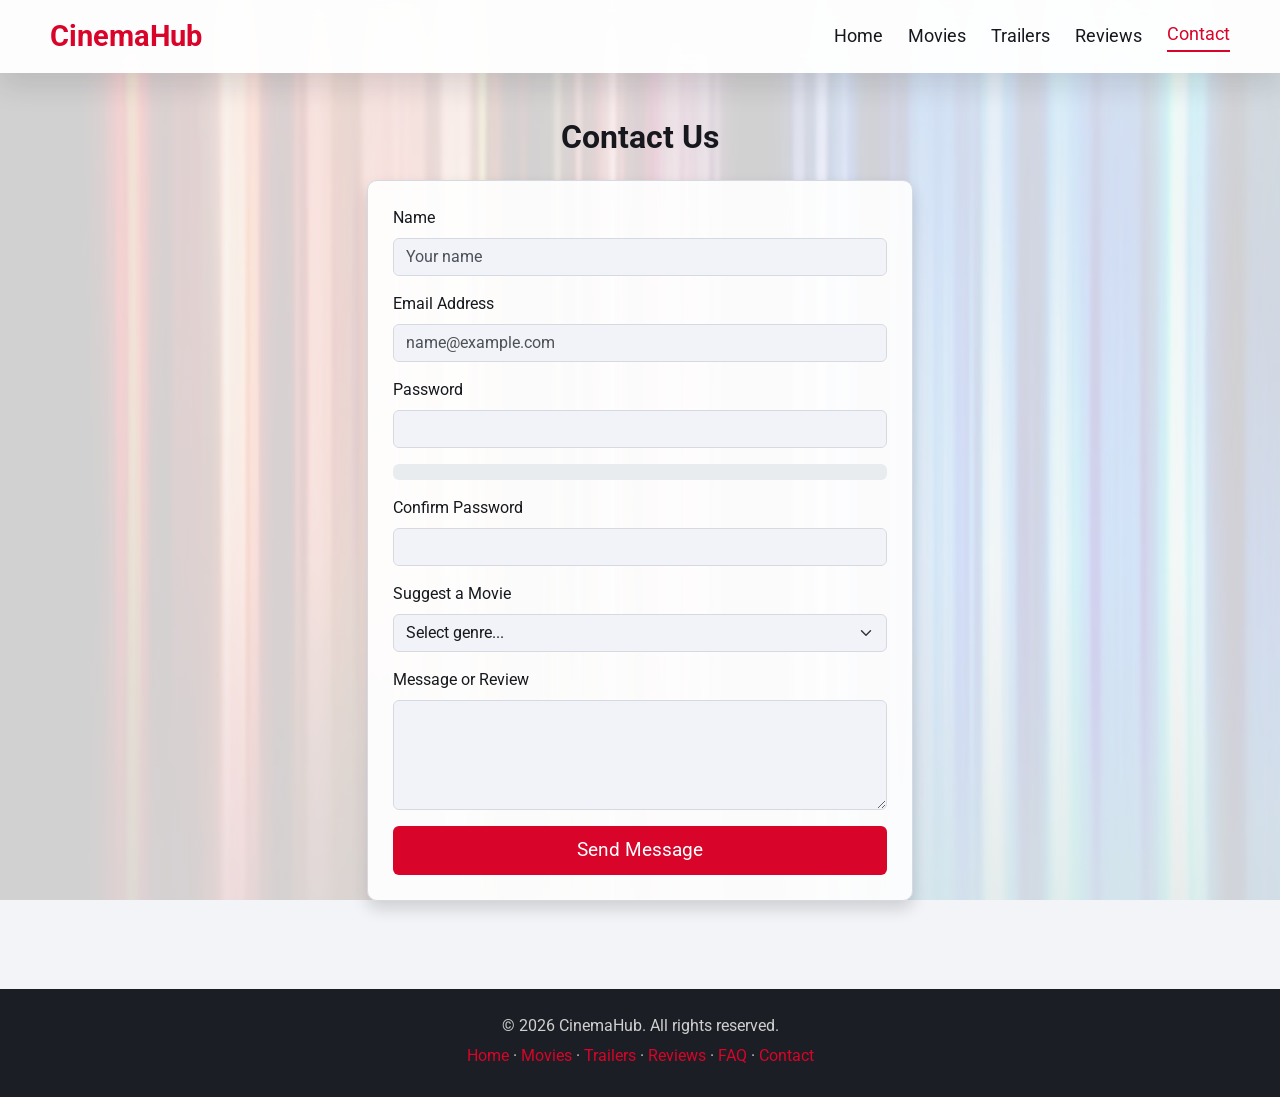
<file: contact.html>
<!DOCTYPE html>
<html lang="en">
<head>
    <meta charset="UTF-8">
    <meta name="viewport" content="width=device-width, initial-scale=1.0">
    <meta name="description" content="CinemaHub - contact and feedback form with validation and a password strength indicator.">
    <title>CinemaHub - Contact</title>
    <meta name="version" content="3">

    <link rel="stylesheet" href="vendor/bootstrap/bootstrap.min.css?v=3">
    <link href="https://fonts.googleapis.com/css2?family=Roboto:wght@400;700&display=swap" rel="stylesheet">
    <link rel="stylesheet" href="css/style.css?v=3">

    <script src="js/theme.js?v=3"></script>
</head>

<body>
    <header class="header">
        <div class="logo">CinemaHub</div>

        <nav class="nav-menu" aria-label="Main navigation">
            <a href="index.html">Home</a>
            <a href="movies.html">Movies</a>
            <a href="trailers.html">Trailers</a>
            <a href="reviews.html">Reviews</a>
            <a href="contact.html">Contact</a>
        </nav>

            </header>

    <main>
        <section class="container mt-5 mb-5">
            <h2 class="section-title text-center">Contact Us</h2>

            <div class="row justify-content-center">
                <div class="col-md-8 col-lg-6">
                    <form id="registrationForm" class="form-panel shadow" novalidate>
                        <div class="mb-3">
                            <label for="userName" class="form-label">Name</label>
                            <small id="nameError" class="text-danger d-block"></small>
                            <input type="text" class="form-control" id="userName" placeholder="Your name" required>
                        </div>

                        <div class="mb-3">
                            <label for="userEmail" class="form-label">Email Address</label>
                            <small id="emailError" class="text-danger d-block"></small>
                            <input type="email" class="form-control" id="userEmail" placeholder="name@example.com" required>
                        </div>

                        <div class="mb-3">
                            <label for="userPassword" class="form-label">Password</label>
                            <input type="password" id="userPassword" class="form-control">
                            <small id="passwordError" class="text-danger d-block"></small>
                        </div>

                        <div class="progress mb-2">
                            <div id="strengthBar" class="progress-bar" style="width:0%"></div>
                        </div>
                        <p id="strengthText" class="text-muted-custom"></p>

                        <div class="mb-3">
                            <label for="confirmPassword" class="form-label">Confirm Password</label>
                            <input type="password" id="confirmPassword" class="form-control">
                            <small id="confirmError" class="text-danger d-block"></small>
                        </div>

                        <div class="mb-3">
                            <label for="movieSuggestion" class="form-label">Suggest a Movie</label>
                            <select class="form-select" id="movieSuggestion">
                                <option selected>Select genre...</option>
                                <option value="1">Sci-Fi</option>
                                <option value="2">Drama</option>
                                <option value="3">Comedy</option>
                                <option value="4">Other</option>
                            </select>
                        </div>

                        <div class="mb-3">
                            <label for="userMessage" class="form-label">Message or Review</label>
                            <small id="messageError" class="text-danger d-block"></small>
                            <textarea class="form-control" id="userMessage" rows="4" required></textarea>
                        </div>

                        <div id="formResult" class="mb-3"></div>
                        <button type="submit" class="btn custom-btn w-100">Send Message</button>
                    </form>
                </div>
            </div>
        </section>

    </main>

    <footer class="footer text-center">
        <p>&copy; 2026 CinemaHub. All rights reserved.</p>

        <p class="mb-1">
            <a href="index.html">Home</a> &middot;
            <a href="movies.html">Movies</a> &middot;
            <a href="trailers.html">Trailers</a> &middot;
            <a href="reviews.html">Reviews</a> &middot;
            <a href="faq.html">FAQ</a> &middot;
            <a href="contact.html">Contact</a>
        </p>
    </footer>

    <script src="js/jquery.min.js?v=3"></script>
    <script src="vendor/bootstrap/bootstrap.bundle.min.js?v=3"></script>
    <script src="js/api.js?v=3"></script>
    <script src="js/script.js?v=3"></script>
</body>
</html>
</file>
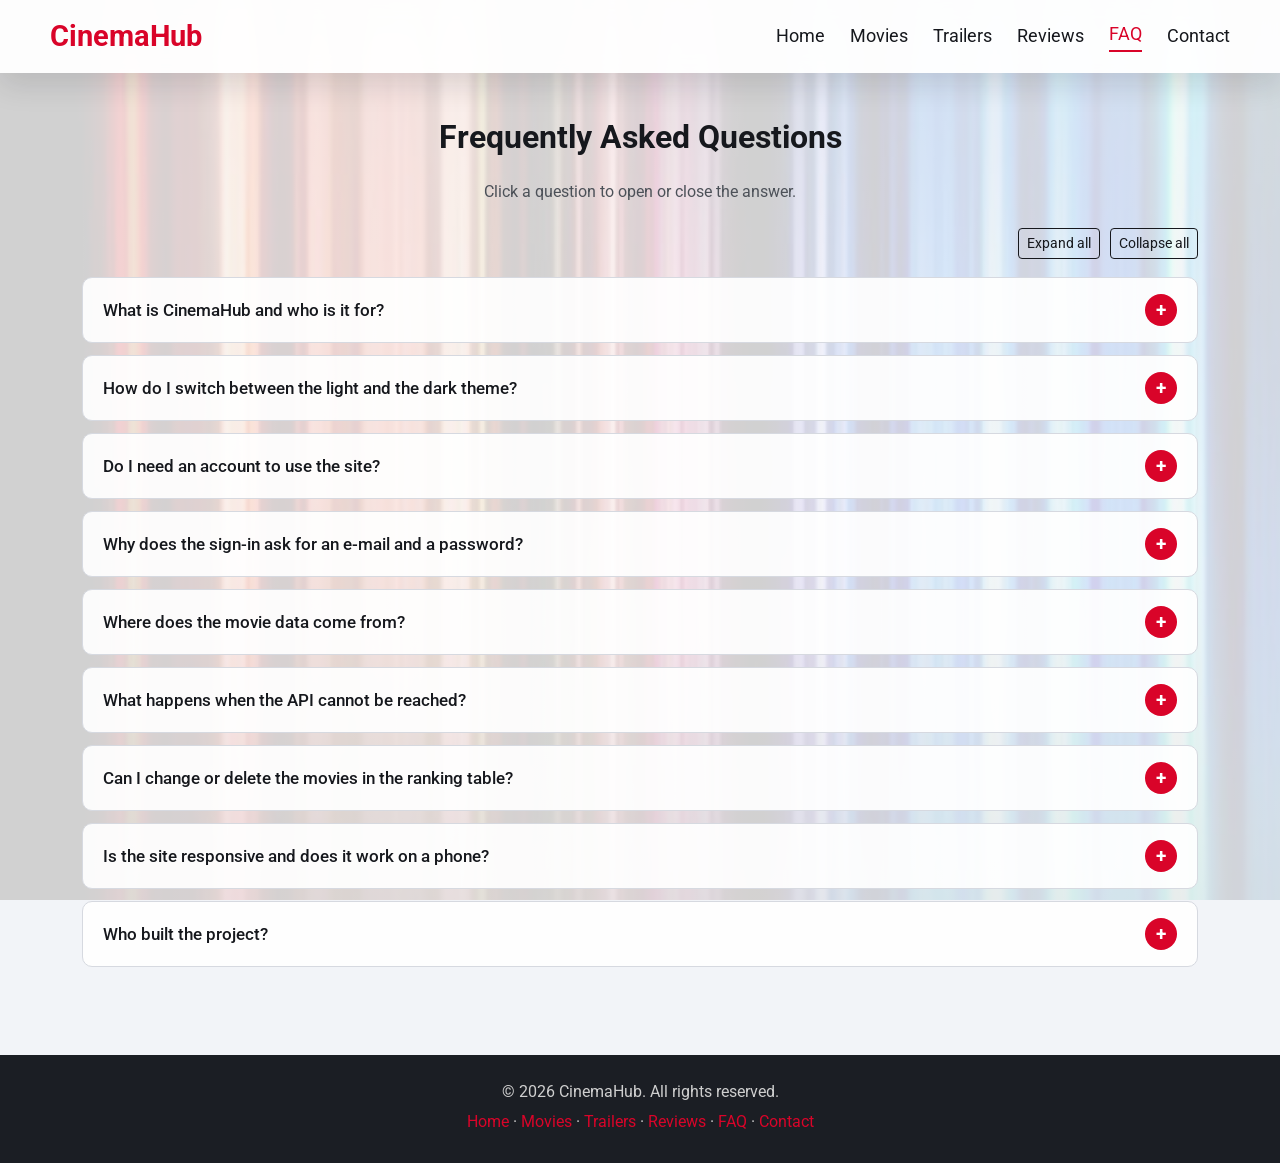
<file: faq.html>
<!DOCTYPE html>
<html lang="en">
<head>
    <meta charset="UTF-8">
    <meta name="viewport" content="width=device-width, initial-scale=1.0">
    <meta name="description" content="CinemaHub - frequently asked questions with a jQuery slideToggle accordion.">
    <title>CinemaHub - FAQ</title>
    <meta name="version" content="3">

    <link rel="stylesheet" href="vendor/bootstrap/bootstrap.min.css?v=3">
    <link href="https://fonts.googleapis.com/css2?family=Roboto:wght@400;700&display=swap" rel="stylesheet">
    <link rel="stylesheet" href="css/style.css?v=3">

    <script src="js/theme.js?v=3"></script>
</head>

<body>
    <header class="header">
        <div class="logo">CinemaHub</div>

        <nav class="nav-menu" aria-label="Main navigation">
            <a href="index.html">Home</a>
            <a href="movies.html">Movies</a>
            <a href="trailers.html">Trailers</a>
            <a href="reviews.html">Reviews</a>
            <a href="faq.html">FAQ</a>
            <a href="contact.html">Contact</a>
        </nav>

            </header>

    <main>
        <section class="container mt-5 mb-5">
            <h2 class="section-title text-center">Frequently Asked Questions</h2>
            <p class="text-center text-muted-custom mb-4">
                Click a question to open or close the answer.
            </p>

            <div class="faq-toolbar">
                <button id="expandAll" class="btn btn-sm btn-outline-light" type="button">Expand all</button>
                <button id="collapseAll" class="btn btn-sm btn-outline-light" type="button">Collapse all</button>
            </div>

            <div class="faq-list">
            <div class="faq-item">
                <button class="faq-question" type="button" aria-expanded="false">
                    <span>What is CinemaHub and who is it for?</span>
                    <span class="faq-toggle" aria-hidden="true">+</span>
                </button>
                <div class="faq-answer">
                    <p>CinemaHub is a movie information website built for the Web Development course. It collects a small hand-picked catalog of popular films, shows their trailers, keeps a ranking table with your own ratings and lets you send feedback to the team. It is useful for students who want to see how HTML, CSS, jQuery and a public API work together in one real project.</p>
                </div>
            </div>
            <div class="faq-item">
                <button class="faq-question" type="button" aria-expanded="false">
                    <span>How do I switch between the light and the dark theme?</span>
                    <span class="faq-toggle" aria-hidden="true">+</span>
                </button>
                <div class="faq-answer">
                    <p>Use the round button with the moon icon in the top navigation bar. The theme is stored in localStorage under the key "cinemahubTheme", so it is applied again every time you open or refresh any page of the site - the choice is remembered across the whole website.</p>
                </div>
            </div>
            <div class="faq-item">
                <button class="faq-question" type="button" aria-expanded="false">
                    <span>Do I need an account to use the site?</span>
                    <span class="faq-toggle" aria-hidden="true">+</span>
                </button>
                <div class="faq-answer">
                    <p>No. All content is available to guests. However, the rating form on the Reviews page is unlocked only after you sign in, so that we can show a different interface to signed-in users. The sign-in is a demo sign-in: only your display name, e-mail address and login time are stored in localStorage, and the password is never saved.</p>
                </div>
            </div>
            <div class="faq-item">
                <button class="faq-question" type="button" aria-expanded="false">
                    <span>Why does the sign-in ask for an e-mail and a password?</span>
                    <span class="faq-toggle" aria-hidden="true">+</span>
                </button>
                <div class="faq-answer">
                    <p>The form validates the input the same way a real login would: the e-mail must match a regular expression pattern and the password must be at least six characters long. Validation messages are shown under each field, and the Sign In button only works when every field is valid.</p>
                </div>
            </div>
            <div class="faq-item">
                <button class="faq-question" type="button" aria-expanded="false">
                    <span>Where does the movie data come from?</span>
                    <span class="faq-toggle" aria-hidden="true">+</span>
                </button>
                <div class="faq-answer">
                    <p>The "Find a title online" block on the Movies page and the "On TV today" block on the Home page use the free TVMaze API (https://www.tvmaze.com/api). The data is requested with fetch(), parsed as JSON and rendered into the page with jQuery. No API key is needed, which is why it also works on the published GitHub Pages version of the site.</p>
                </div>
            </div>
            <div class="faq-item">
                <button class="faq-question" type="button" aria-expanded="false">
                    <span>What happens when the API cannot be reached?</span>
                    <span class="faq-toggle" aria-hidden="true">+</span>
                </button>
                <div class="faq-answer">
                    <p>Every request has a 12 second timeout and a try/catch block. If the server answers with an error status, if the connection drops or if the answer takes too long, the status line explains the problem instead of leaving an empty page, and you can simply press Search again to retry.</p>
                </div>
            </div>
            <div class="faq-item">
                <button class="faq-question" type="button" aria-expanded="false">
                    <span>Can I change or delete the movies in the ranking table?</span>
                    <span class="faq-toggle" aria-hidden="true">+</span>
                </button>
                <div class="faq-answer">
                    <p>Yes. If you are signed in you can add a new row, edit an existing one or delete it with the buttons in the Actions column. Every change is written to localStorage, so your personal list stays in the browser even after a refresh. The Sign Out button clears the session.</p>
                </div>
            </div>
            <div class="faq-item">
                <button class="faq-question" type="button" aria-expanded="false">
                    <span>Is the site responsive and does it work on a phone?</span>
                    <span class="faq-toggle" aria-hidden="true">+</span>
                </button>
                <div class="faq-answer">
                    <p>Yes. The layout is built with CSS Flexbox for the header and CSS Grid for the movie cards, and there are media queries for tablets (992px, 768px) and mobile phones (600px, 480px). The navigation bar wraps, the movie cards become one column and the trailer players keep their 16:9 ratio.</p>
                </div>
            </div>
            <div class="faq-item">
                <button class="faq-question" type="button" aria-expanded="false">
                    <span>Who built the project?</span>
                    <span class="faq-toggle" aria-hidden="true">+</span>
                </button>
                <div class="faq-answer">
                    <p>The project is built by Turganbay Islambek, Almanzor Kamzeyev and Nurkhan Karashev. The README file in the repository describes the contribution of every member.</p>
                </div>
            </div>
            </div>
        </section>

    </main>

    <footer class="footer text-center">
        <p>&copy; 2026 CinemaHub. All rights reserved.</p>

        <p class="mb-1">
            <a href="index.html">Home</a> &middot;
            <a href="movies.html">Movies</a> &middot;
            <a href="trailers.html">Trailers</a> &middot;
            <a href="reviews.html">Reviews</a> &middot;
            <a href="faq.html">FAQ</a> &middot;
            <a href="contact.html">Contact</a>
        </p>
    </footer>

    <script src="js/jquery.min.js?v=3"></script>
    <script src="vendor/bootstrap/bootstrap.bundle.min.js?v=3"></script>
    <script src="js/api.js?v=3"></script>
    <script src="js/script.js?v=3"></script>
</body>
</html>
</file>
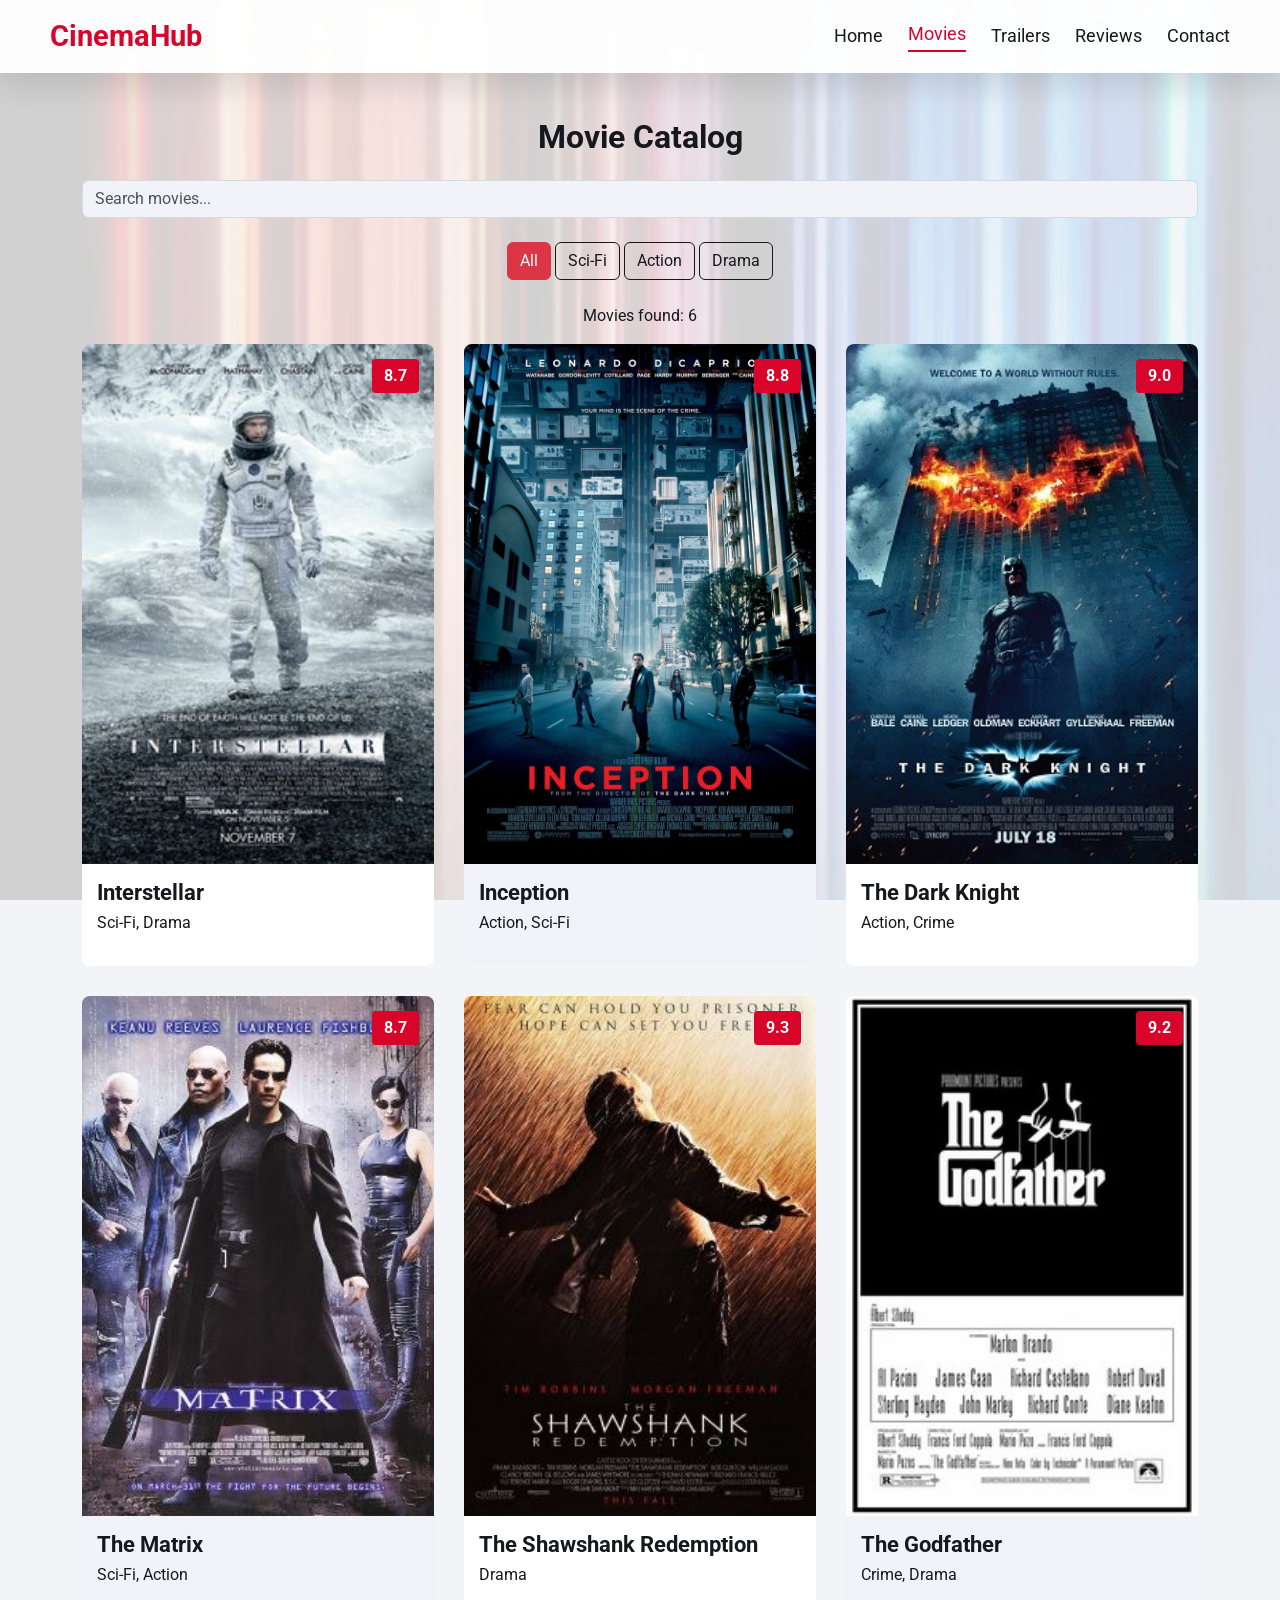
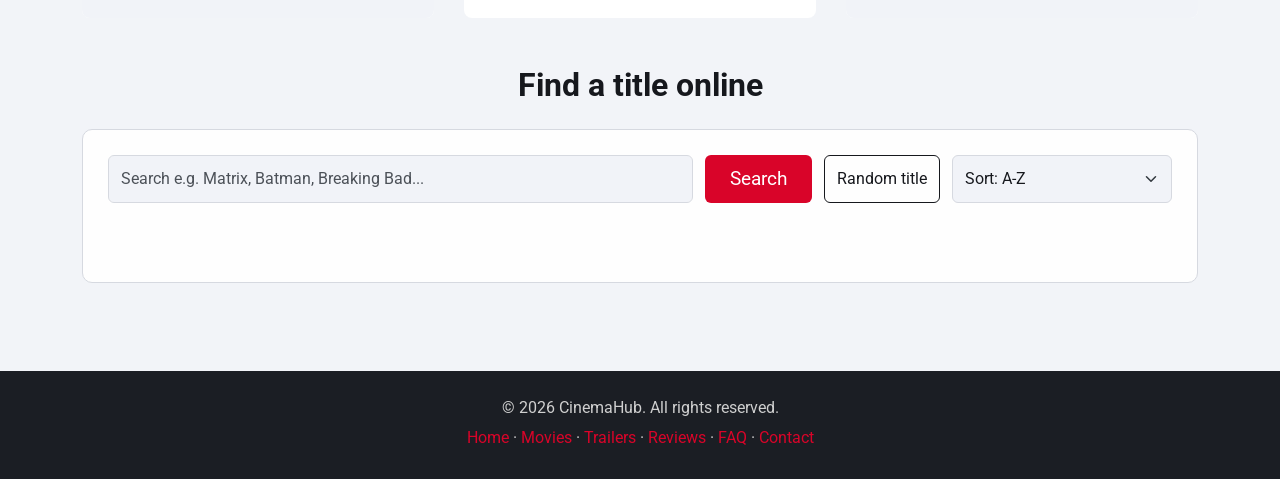
<file: movies.html>
<!DOCTYPE html>
<html lang="en">
<head>
    <meta charset="UTF-8">
    <meta name="viewport" content="width=device-width, initial-scale=1.0">
    <meta name="description" content="CinemaHub - movie catalog with search, genre filters and a live search powered by the TVMaze API.">
    <title>CinemaHub - Movies</title>
    <meta name="version" content="3">

    <link rel="stylesheet" href="vendor/bootstrap/bootstrap.min.css?v=3">
    <link href="https://fonts.googleapis.com/css2?family=Roboto:wght@400;700&display=swap" rel="stylesheet">
    <link rel="stylesheet" href="css/style.css?v=3">

    <script src="js/theme.js?v=3"></script>
</head>

<body>
    <header class="header">
        <div class="logo">CinemaHub</div>

        <nav class="nav-menu" aria-label="Main navigation">
            <a href="index.html">Home</a>
            <a href="movies.html">Movies</a>
            <a href="trailers.html">Trailers</a>
            <a href="reviews.html">Reviews</a>
            <a href="contact.html">Contact</a>
        </nav>

            </header>

    <main>
        <section class="container mt-5">
            <h2 class="section-title text-center">Movie Catalog</h2>

            <div class="mb-4">
                <input type="text" id="movieSearch" class="form-control"
                       placeholder="Search movies..." aria-label="Search the movie catalog">
            </div>

            <div class="text-center mb-4">
                <button class="btn btn-danger filter-btn" data-filter="all">All</button>
                <button class="btn btn-outline-light filter-btn" data-filter="sci-fi">Sci-Fi</button>
                <button class="btn btn-outline-light filter-btn" data-filter="action">Action</button>
                <button class="btn btn-outline-light filter-btn" data-filter="drama">Drama</button>
            </div>

            <p id="searchResult" class="text-center"></p>

            <div class="movie-grid">
                <div class="movie-card" data-category="sci-fi">
                    <span class="rating-badge">8.7</span>
                    <img src="images/interstellar.jpg" alt="Interstellar poster" loading="lazy">
                    <div class="movie-overlay">
                        <h3>Interstellar</h3>
                        <p class="movie-details"><strong>Year:</strong> 2014</p>
                        <p class="movie-details"><strong>Duration:</strong> 2h 49m</p>
                        <p class="movie-details"><strong>Age:</strong> 12+</p>
                        <p class="movie-details">&#9733; 8.7 (2.1M)</p>
                    </div>
                    <div class="movie-info"><h3>Interstellar</h3><p>Sci-Fi, Drama</p></div>
                </div>

                <div class="movie-card" data-category="sci-fi">
                    <span class="rating-badge">8.8</span>
                    <img src="images/inception.jpg" alt="Inception poster" loading="lazy">
                    <div class="movie-overlay">
                        <h3>Inception</h3>
                        <p class="movie-details"><strong>Year:</strong> 2010</p>
                        <p class="movie-details"><strong>Duration:</strong> 2h 28m</p>
                        <p class="movie-details"><strong>Age:</strong> 12+</p>
                        <p class="movie-details">&#9733; 8.8 (2.5M)</p>
                    </div>
                    <div class="movie-info"><h3>Inception</h3><p>Action, Sci-Fi</p></div>
                </div>

                <div class="movie-card" data-category="action">
                    <span class="rating-badge">9.0</span>
                    <img src="images/dark-knight.jpg" alt="The Dark Knight poster" loading="lazy">
                    <div class="movie-overlay">
                        <h3>The Dark Knight</h3>
                        <p class="movie-details"><strong>Year:</strong> 2008</p>
                        <p class="movie-details"><strong>Duration:</strong> 2h 32m</p>
                        <p class="movie-details"><strong>Age:</strong> 16+</p>
                        <p class="movie-details">&#9733; 9.0 (2.8M)</p>
                    </div>
                    <div class="movie-info"><h3>The Dark Knight</h3><p>Action, Crime</p></div>
                </div>

                <div class="movie-card" data-category="sci-fi">
                    <span class="rating-badge">8.7</span>
                    <img src="images/matrix.jpg" alt="The Matrix poster" loading="lazy">
                    <div class="movie-overlay">
                        <h3>The Matrix</h3>
                        <p class="movie-details"><strong>Year:</strong> 1999</p>
                        <p class="movie-details"><strong>Duration:</strong> 2h 16m</p>
                        <p class="movie-details"><strong>Age:</strong> 16+</p>
                        <p class="movie-details">&#9733; 8.7 (2.0M)</p>
                    </div>
                    <div class="movie-info"><h3>The Matrix</h3><p>Sci-Fi, Action</p></div>
                </div>

                <div class="movie-card" data-category="drama">
                    <span class="rating-badge">9.3</span>
                    <img src="images/shawshank.jpg" alt="The Shawshank Redemption poster" loading="lazy">
                    <div class="movie-overlay">
                        <h3>The Shawshank Redemption</h3>
                        <p class="movie-details"><strong>Year:</strong> 1994</p>
                        <p class="movie-details"><strong>Duration:</strong> 2h 22m</p>
                        <p class="movie-details"><strong>Age:</strong> 16+</p>
                        <p class="movie-details">&#9733; 9.3 (2.8M)</p>
                    </div>
                    <div class="movie-info"><h3>The Shawshank Redemption</h3><p>Drama</p></div>
                </div>

                <div class="movie-card" data-category="drama">
                    <span class="rating-badge">9.2</span>
                    <img src="images/godfather.jpg" alt="The Godfather poster" loading="lazy">
                    <div class="movie-overlay">
                        <h3>The Godfather</h3>
                        <p class="movie-details"><strong>Year:</strong> 1972</p>
                        <p class="movie-details"><strong>Duration:</strong> 2h 55m</p>
                        <p class="movie-details"><strong>Age:</strong> 18+</p>
                        <p class="movie-details">&#9733; 9.2 (2.0M)</p>
                    </div>
                    <div class="movie-info"><h3>The Godfather</h3><p>Crime, Drama</p></div>
                </div>
            </div>
        </section>

        <section class="container my-5">
            <h2 class="section-title text-center">Find a title online</h2>

            <div class="api-panel">
                <form id="apiSearchForm" class="api-search">
                    <input type="search" id="apiQuery" class="form-control"
                           placeholder="Search e.g. Matrix, Batman, Breaking Bad..." aria-label="Search the TVMaze API">
                    <button type="submit" class="btn custom-btn">Search</button>
                    <button type="button" id="randomMovieBtn" class="btn btn-outline-light">Random title</button>
                    <select id="apiSort" class="form-select" style="max-width:220px" aria-label="Sort the results">
                        <option value="name">Sort: A-Z</option>
                        <option value="rating">Sort: highest rating</option>
                        <option value="year">Sort: newest first</option>
                    </select>
                </form>

                <p id="apiStatus" class="api-status"></p>
                <div id="apiResults" class="movie-grid"></div>
            </div>
        </section>

    </main>

    <footer class="footer text-center">
        <p>&copy; 2026 CinemaHub. All rights reserved.</p>

        <p class="mb-1">
            <a href="index.html">Home</a> &middot;
            <a href="movies.html">Movies</a> &middot;
            <a href="trailers.html">Trailers</a> &middot;
            <a href="reviews.html">Reviews</a> &middot;
            <a href="faq.html">FAQ</a> &middot;
            <a href="contact.html">Contact</a>
        </p>
    </footer>

    <script src="js/jquery.min.js?v=3"></script>
    <script src="vendor/bootstrap/bootstrap.bundle.min.js?v=3"></script>
    <script src="js/api.js?v=3"></script>
    <script src="js/script.js?v=3"></script>
</body>
</html>
</file>
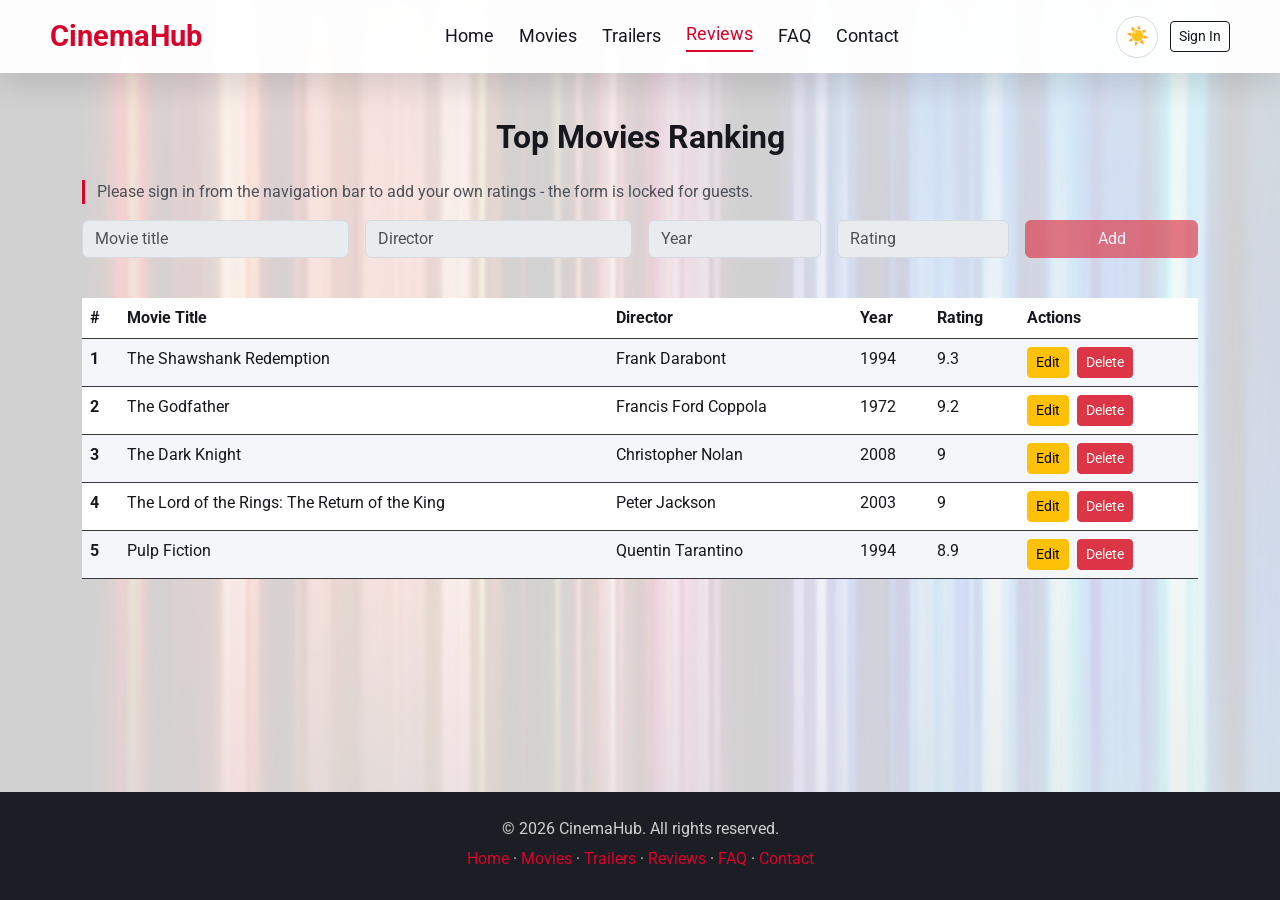
<file: reviews.html>
<!DOCTYPE html>
<html lang="en">
<head>
    <meta charset="UTF-8">
    <meta name="viewport" content="width=device-width, initial-scale=1.0">
    <meta name="description" content="CinemaHub - top movies ranking table with add, edit and delete operations stored in localStorage.">
    <title>CinemaHub - Reviews</title>
    <meta name="version" content="3">

    <link rel="stylesheet" href="vendor/bootstrap/bootstrap.min.css?v=3">
    <link href="https://fonts.googleapis.com/css2?family=Roboto:wght@400;700&display=swap" rel="stylesheet">
    <link rel="stylesheet" href="css/style.css?v=3">

    <script src="js/theme.js?v=3"></script>
</head>

<body>
    <header class="header">
        <div class="logo">CinemaHub</div>

        <nav class="nav-menu" aria-label="Main navigation">
            <a href="index.html">Home</a>
            <a href="movies.html">Movies</a>
            <a href="trailers.html">Trailers</a>
            <a href="reviews.html">Reviews</a>
            <a href="faq.html">FAQ</a>
            <a href="contact.html">Contact</a>
        </nav>

        <div class="nav-actions">
            <button id="themeToggle" class="theme-toggle" type="button" title="Switch theme" aria-label="Switch theme">
                <span id="themeIcon" aria-hidden="true">&#127769;</span>
            </button>

            <div class="user-menu">
                <button id="signInBtn" class="btn btn-sm btn-outline-light" type="button"
                        data-bs-toggle="modal" data-bs-target="#signInModal">Sign In</button>

                <div id="userChip" class="user-chip d-none">
                    <span class="user-avatar" id="userInitial" aria-hidden="true">C</span>
                    <span class="user-name" id="userNameLabel">Guest</span>
                    <button id="signOutBtn" class="btn btn-sm btn-outline-danger" type="button">Sign Out</button>
                </div>
            </div>
        </div>
    </header>

    <main>
        <section class="container mt-5 mb-5">
            <h2 class="section-title text-center">Top Movies Ranking</h2>

            <p id="reviewLockHint" class="locked-hint d-none">
                Please sign in from the navigation bar to add your own ratings - the form is locked for guests.
            </p>
            <p id="reviewSignedInHint" class="locked-hint d-none" style="border-left-color:#51cf66">
                You are signed in, so you can add, edit and delete rows in the table below.
            </p>

            <form id="movieForm" class="row g-3 mb-4">
                <div class="col-md-3">
                    <input id="movieTitle" class="form-control" placeholder="Movie title" required>
                </div>
                <div class="col-md-3">
                    <input id="movieDirector" class="form-control" placeholder="Director" required>
                </div>
                <div class="col-md-2">
                    <input id="movieYear" type="number" min="1888" max="2100" class="form-control"
                           placeholder="Year" required>
                </div>
                <div class="col-md-2">
                    <input id="movieRating" type="number" min="0" max="10" step="0.1" class="form-control"
                           placeholder="Rating" required>
                </div>
                <div class="col-md-2">
                    <button id="saveMovie" type="submit" class="btn btn-danger w-100">Add</button>
                </div>
            </form>

            <p id="movieAlert"></p>

            <div class="table-responsive">
                <table class="table table-dark table-striped table-hover mt-3">
                    <thead>
                        <tr>
                            <th scope="col">#</th>
                            <th scope="col">Movie Title</th>
                            <th scope="col">Director</th>
                            <th scope="col">Year</th>
                            <th scope="col">Rating</th>
                            <th scope="col">Actions</th>
                        </tr>
                    </thead>
                    <tbody id="movieTableBody">
                        <tr>
                            <th scope="row">1</th>
                            <td>The Shawshank Redemption</td>
                            <td>Frank Darabont</td>
                            <td>1994</td>
                            <td>9.3</td>
                        </tr>
                        <tr>
                            <th scope="row">2</th>
                            <td>The Godfather</td>
                            <td>Francis Ford Coppola</td>
                            <td>1972</td>
                            <td>9.2</td>
                        </tr>
                        <tr>
                            <th scope="row">3</th>
                            <td>The Dark Knight</td>
                            <td>Christopher Nolan</td>
                            <td>2008</td>
                            <td>9.0</td>
                        </tr>
                        <tr>
                            <th scope="row">4</th>
                            <td>The Lord of the Rings: The Return of the King</td>
                            <td>Peter Jackson</td>
                            <td>2003</td>
                            <td>9.0</td>
                        </tr>
                        <tr>
                            <th scope="row">5</th>
                            <td>Pulp Fiction</td>
                            <td>Quentin Tarantino</td>
                            <td>1994</td>
                            <td>8.9</td>
                        </tr>
                    </tbody>
                </table>
            </div>
        </section>

    </main>

    <div class="modal fade" id="signInModal" tabindex="-1" aria-labelledby="signInModalLabel" aria-hidden="true">
        <div class="modal-dialog modal-dialog-centered">
            <div class="modal-content">
                <div class="modal-header">
                    <h5 class="modal-title" id="signInModalLabel">Sign in to CinemaHub</h5>
                    <button type="button" class="btn-close" data-bs-dismiss="modal" aria-label="Close"></button>
                </div>

                <form id="signInForm" novalidate>
                    <div class="modal-body">
                        <p class="text-muted-custom small">
                            This demo sign-in validates the input and stores only your display name, e-mail
                            and login time in <strong>localStorage</strong> - no password is saved.
                        </p>

                        <div class="mb-3">
                            <label for="signInName" class="form-label">Display name</label>
                            <input type="text" class="form-control" id="signInName"
                                   placeholder="Your name" autocomplete="name">
                        </div>

                        <div class="mb-3">
                            <label for="signInEmail" class="form-label">E-mail</label>
                            <input type="email" class="form-control" id="signInEmail"
                                   placeholder="name@example.com" autocomplete="email" required>
                            <small id="signInEmailError" class="text-danger d-block"></small>
                        </div>

                        <div class="mb-3">
                            <label for="signInPassword" class="form-label">Password</label>
                            <input type="password" class="form-control" id="signInPassword"
                                   placeholder="At least 6 characters" autocomplete="current-password" required>
                            <small id="signInPasswordError" class="text-danger d-block"></small>
                        </div>

                        <div id="authMessage" class="alert alert-info mb-0"></div>
                    </div>

                    <div class="modal-footer">
                        <button type="button" class="btn btn-outline-light" data-bs-dismiss="modal">Cancel</button>
                        <button type="submit" class="btn custom-btn">Sign in</button>
                    </div>
                </form>
            </div>
        </div>
    </div>

    <footer class="footer text-center">
        <p>&copy; 2026 CinemaHub. All rights reserved.</p>

        <p class="mb-1">
            <a href="index.html">Home</a> &middot;
            <a href="movies.html">Movies</a> &middot;
            <a href="trailers.html">Trailers</a> &middot;
            <a href="reviews.html">Reviews</a> &middot;
            <a href="faq.html">FAQ</a> &middot;
            <a href="contact.html">Contact</a>
        </p>
    </footer>

    <script src="js/jquery.min.js?v=3"></script>
    <script src="vendor/bootstrap/bootstrap.bundle.min.js?v=3"></script>
    <script src="js/api.js?v=3"></script>
    <script src="js/script.js?v=3"></script>
</body>
</html>
</file>
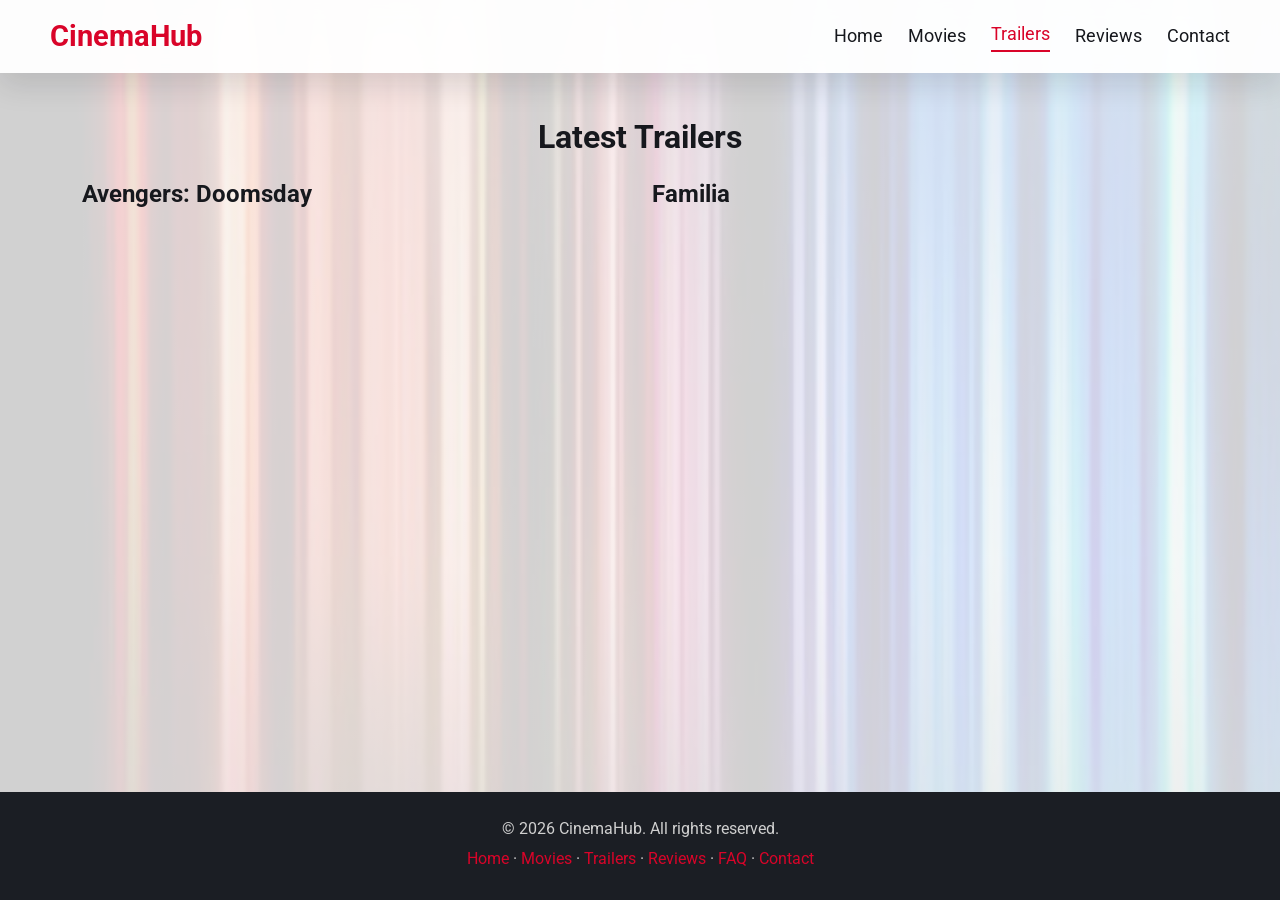
<file: trailers.html>
<!DOCTYPE html>
<html lang="en">
<head>
    <meta charset="UTF-8">
    <meta name="viewport" content="width=device-width, initial-scale=1.0">
    <meta name="description" content="CinemaHub - official movie trailers embedded from YouTube.">
    <title>CinemaHub - Trailers</title>
    <meta name="version" content="3">

    <link rel="stylesheet" href="vendor/bootstrap/bootstrap.min.css?v=3">
    <link href="https://fonts.googleapis.com/css2?family=Roboto:wght@400;700&display=swap" rel="stylesheet">
    <link rel="stylesheet" href="css/style.css?v=3">

    <script src="js/theme.js?v=3"></script>
</head>

<body>
    <header class="header">
        <div class="logo">CinemaHub</div>

        <nav class="nav-menu" aria-label="Main navigation">
            <a href="index.html">Home</a>
            <a href="movies.html">Movies</a>
            <a href="trailers.html">Trailers</a>
            <a href="reviews.html">Reviews</a>
            <a href="contact.html">Contact</a>
        </nav>

            </header>

    <main>
        <section class="container mt-5 mb-5">
            <h2 class="section-title text-center">Latest Trailers</h2>

            <div class="row g-4">
                <div class="col-md-6">
                    <h4 class="mb-3">Avengers: Doomsday</h4>
                    <div class="ratio ratio-16x9">
                        <iframe src="https://www.youtube.com/embed/irVNGjRFZGk"
                                title="Avengers: Doomsday trailer"
                                allow="accelerometer; autoplay; clipboard-write; encrypted-media; gyroscope; picture-in-picture"
                                allowfullscreen></iframe>
                    </div>
                </div>

                <div class="col-md-6">
                    <h4 class="mb-3">Familia</h4>
                    <div class="ratio ratio-16x9">
                        <iframe src="https://www.youtube.com/embed/k-8rYKLZYuk"
                                title="Familia trailer"
                                allow="accelerometer; autoplay; clipboard-write; encrypted-media; gyroscope; picture-in-picture"
                                allowfullscreen></iframe>
                    </div>
                </div>
            </div>
        </section>

    </main>

    <footer class="footer text-center">
        <p>&copy; 2026 CinemaHub. All rights reserved.</p>

        <p class="mb-1">
            <a href="index.html">Home</a> &middot;
            <a href="movies.html">Movies</a> &middot;
            <a href="trailers.html">Trailers</a> &middot;
            <a href="reviews.html">Reviews</a> &middot;
            <a href="faq.html">FAQ</a> &middot;
            <a href="contact.html">Contact</a>
        </p>
    </footer>

    <script src="js/jquery.min.js?v=3"></script>
    <script src="vendor/bootstrap/bootstrap.bundle.min.js?v=3"></script>
    <script src="js/api.js?v=3"></script>
    <script src="js/script.js?v=3"></script>
</body>
</html>
</file>
<file: css/style.css>
:root {
    --main-bg: #141414;
    --text-color: #f5f5f5;
    --muted-color: #b9b9b9;
    --accent-color: #e50914;
    --accent-hover: #b20710;
    --header-bg: rgba(20, 20, 20, 0.95);
    --surface: #222;
    --surface-alt: #1a1a1a;
    --panel-bg: rgba(17, 17, 17, 0.85);
    --border-color: #333;
    --overlay: rgba(0, 0, 0, 0.8);
    --shadow: 0 12px 30px rgba(0, 0, 0, 0.45);
    --radius: 10px;
}

html[data-theme="light"] {
    --main-bg: #f2f4f8;
    --text-color: #16181d;
    --muted-color: #4c5158;
    --accent-color: #d90429;
    --accent-hover: #b00320;
    --header-bg: rgba(255, 255, 255, 0.95);
    --surface: #ffffff;
    --surface-alt: #f1f3f8;
    --panel-bg: rgba(255, 255, 255, 0.92);
    --border-color: #d6d9e0;
    --overlay: rgba(255, 255, 255, 0.82);
    --shadow: 0 12px 30px rgba(16, 20, 28, 0.12);
}

body {
    font-family: 'Roboto', sans-serif;
    background-color: var(--main-bg);
    background-image:
        linear-gradient(var(--overlay), var(--overlay)),
        url('../images/background.jpg');
    background-position: center;
    background-size: cover;
    background-attachment: fixed;
    background-repeat: no-repeat;

    color: var(--text-color);
    margin: 0;
    padding: 0;
    padding-top: 70px;

    min-height: 100vh;
    display: flex;
    flex-direction: column;
    transition: background-color 0.3s ease, color 0.3s ease;
}

main {
    flex: 1;
}

h1, h2, h3, h4, h5 {
    font-weight: 700;
}

a {
    color: var(--accent-color);
}

.text-muted-custom {
    color: var(--muted-color) !important;
}

html[data-theme="light"] .table-dark {
    --bs-table-bg: #ffffff;
    --bs-table-color: #16181d;
    --bs-table-striped-bg: #f4f6fa;
    --bs-table-striped-color: #16181d;
    --bs-table-hover-bg: #e9ecf3;
    --bs-table-hover-color: #16181d;
    --bs-border-color: #d6d9e0;
}

html[data-theme="light"] .btn-outline-light {
    color: #16181d;
    border-color: #16181d;
}

html[data-theme="light"] .btn-outline-light:hover {
    background-color: #16181d;
    color: #ffffff;
}

html[data-theme="light"] .hero h1,
html[data-theme="light"] .hero p,
html[data-theme="light"] .hero .text-light {
    color: var(--text-color) !important;
}

.header {
    position: fixed;
    top: 0;
    left: 0;
    width: 100%;

    background-color: var(--header-bg);
    backdrop-filter: blur(8px);

    display: flex;
    justify-content: space-between;
    align-items: center;
    gap: 15px;

    padding: 15px 50px;

    z-index: 1000;
    box-shadow: var(--shadow);
}

.logo {
    font-size: 1.8rem;
    font-weight: 700;
    color: var(--accent-color);
    white-space: nowrap;
}

.nav-menu {
    display: flex;
    align-items: center;
}

.nav-menu a {
    color: var(--text-color);
    text-decoration: none;
    margin-left: 25px;
    font-size: 1.1rem;

    transition: color 0.3s ease;
}

.nav-menu a:hover,
.nav-menu a:focus {
    color: var(--accent-color);
}

.nav-menu a.active {
    color: var(--accent-color);
    border-bottom: 2px solid var(--accent-color);
    padding-bottom: 3px;
}

.nav-actions {
    display: flex;
    align-items: center;
    gap: 12px;
}

.theme-toggle {
    width: 42px;
    height: 42px;
    border-radius: 50%;
    border: 1px solid var(--border-color);
    background-color: var(--surface);
    color: var(--text-color);
    font-size: 1.15rem;
    line-height: 1;
    cursor: pointer;
    transition: transform 0.2s ease, background-color 0.3s ease, color 0.3s ease;
}

.theme-toggle:hover {
    transform: rotate(20deg) scale(1.08);
    border-color: var(--accent-color);
}

.user-menu {
    display: flex;
    align-items: center;
    gap: 10px;
}

.user-chip {
    display: flex;
    align-items: center;
    gap: 10px;
    padding: 5px 12px 5px 6px;
    border-radius: 30px;
    border: 1px solid var(--border-color);
    background-color: var(--surface);
}

.user-avatar {
    width: 32px;
    height: 32px;
    border-radius: 50%;
    background-color: var(--accent-color);
    color: #fff;
    font-weight: 700;
    display: inline-flex;
    align-items: center;
    justify-content: center;
    font-size: 0.95rem;
}

.user-name {
    font-size: 0.95rem;
    max-width: 140px;
    overflow: hidden;
    text-overflow: ellipsis;
    white-space: nowrap;
}

.hero {
    height: 60vh;
    background: transparent;
    display: flex;
}

.custom-btn {
    background-color: var(--accent-color);
    color: #fff;
    border: none;
    padding: 10px 25px;
    font-size: 1.2rem;
}

.custom-btn:hover {
    background-color: var(--accent-hover);
    color: #fff;
}

.section-title {
    font-size: 2rem;
    margin-bottom: 1.5rem;
}

.panel {
    background-color: var(--panel-bg);
    border: 1px solid var(--border-color);
    border-radius: var(--radius);
    padding: 25px;
    box-shadow: var(--shadow);
}

.tag-pill {
    display: inline-block;
    padding: 3px 10px;
    margin: 3px 4px 3px 0;
    border-radius: 20px;
    font-size: 0.78rem;
    background-color: var(--surface-alt);
    border: 1px solid var(--border-color);
    color: var(--muted-color);
}

.movie-grid {
    display: grid;
    grid-template-columns: repeat(auto-fit, minmax(280px, 1fr));
    gap: 30px;
}

.movie-card {
    background-color: var(--surface);
    border-radius: 8px;
    overflow: hidden;
    position: relative;

    transition: transform 0.3s ease;
}

.movie-card:hover {
    transform: translateY(-8px);
}

.movie-card img {
    width: 100%;
    height: 520px;
    object-fit: cover;
    display: block;
}

.movie-card.api-card img {
    height: 320px;
}

.rating-badge {
    position: absolute;
    top: 15px;
    right: 15px;

    background-color: var(--accent-color);
    color: white;

    padding: 5px 12px;
    border-radius: 4px;

    font-weight: bold;
}

.movie-info {
    padding: 15px;
}

.movie-info h3 {
    margin-bottom: 5px;
    font-size: 1.4rem;
}

.movie-card:nth-child(even) .movie-info {
    background-color: var(--surface-alt);
}

.movie-overlay {
    position: absolute;
    top: 0;
    left: 0;

    width: 100%;
    height: 100%;

    background-color: rgba(0, 0, 0, 0.85);

    display: flex;
    flex-direction: column;
    justify-content: center;
    align-items: center;

    padding: 20px;
    text-align: center;

    opacity: 0;
    visibility: hidden;

    transition: opacity 0.3s ease, visibility 0.3s ease;
}

.movie-card:hover .movie-overlay {
    opacity: 1;
    visibility: visible;
}

.movie-overlay h3 {
    color: var(--accent-color);
    margin-bottom: 10px;
    font-size: 1.5rem;
}

.movie-overlay .movie-details {
    color: #f5f5f5;
    font-size: 0.95rem;
    margin: 5px 0;
}

/* Gallery */
.gallery-item img {
    width: 100%;
    height: 320px;
    object-fit: cover;
    border-radius: 10px;
    cursor: pointer;
    transition: transform 0.3s;
}

.gallery-item img:hover {
    transform: scale(1.05);
}

#posterGallery .gallery-item {
    width: 100%;
    height: auto;
    padding: 0;
    margin: 0;
    background: transparent;
    border: 2px solid var(--accent-color);
    border-radius: 12px;
    overflow: hidden;
    display: block;
    cursor: pointer;
}

#posterGallery .gallery-item img {
    display: block;
    width: 100%;
    height: auto;
    max-height: none;
    object-fit: initial;
}

#posterGallery .gallery-item:hover {
    border-color: white;
}

.gallery-lightbox {
    position: fixed;
    inset: 0;
    background: rgba(0, 0, 0, 0.9);
    z-index: 9999;
    align-items: center;
    justify-content: center;
    gap: 15px;
}

.gallery-lightbox img {
    max-width: 70%;
    max-height: 80vh;
    object-fit: contain;
}

.gallery-lightbox button {
    background: var(--accent-color);
    color: white;
    border: none;
    padding: 12px;
    border-radius: 5px;
}

#closeGallery {
    position: absolute;
    top: 20px;
    right: 20px;
}

.form-panel {
    background-color: var(--panel-bg);
    border: 1px solid var(--border-color);
    border-radius: var(--radius);
    padding: 25px;
}

.form-control,
.form-select {
    background-color: var(--surface-alt);
    border: 1px solid var(--border-color);
    color: var(--text-color);
}

.form-control::placeholder {
    color: var(--muted-color);
}

.form-control:focus,
.form-select:focus {
    background-color: var(--surface-alt);
    border-color: var(--accent-color);
    color: var(--text-color);
    box-shadow: 0 0 0 0.2rem rgba(229, 9, 20, 0.2);
}

.form-label {
    color: var(--text-color);
}

.form-text,
small {
    color: var(--muted-color);
}

.form-control.is-valid,
.form-select.is-valid {
    border-color: #28a745;
}

.form-control.is-invalid {
    border-color: #dc3545;
}

.modal-content {
    background-color: var(--surface);
    color: var(--text-color);
    border: 1px solid var(--border-color);
}

.modal-header,
.modal-footer {
    border-color: var(--border-color);
}

.modal-backdrop.show {
    opacity: 0.75;
}

.account-card {
    display: flex;
    align-items: center;
    gap: 18px;
    flex-wrap: wrap;
}

.account-card .account-avatar {
    width: 60px;
    height: 60px;
    border-radius: 50%;
    background-color: var(--accent-color);
    color: #fff;
    font-size: 1.6rem;
    font-weight: 700;
    display: inline-flex;
    align-items: center;
    justify-content: center;
    flex-shrink: 0;
}

.locked-hint {
    border-left: 3px solid var(--accent-color);
    padding-left: 12px;
    color: var(--muted-color);
}

.faq-list {
    display: flex;
    flex-direction: column;
    gap: 12px;
}

.faq-item {
    border: 1px solid var(--border-color);
    border-radius: var(--radius);
    background-color: var(--panel-bg);
    overflow: hidden;
}

.faq-question {
    width: 100%;
    display: flex;
    justify-content: space-between;
    align-items: center;
    gap: 15px;

    padding: 16px 20px;
    background: transparent;
    border: none;
    color: var(--text-color);
    font-size: 1.05rem;
    font-weight: 500;
    text-align: left;
    cursor: pointer;
    transition: background-color 0.25s ease;
}

.faq-question:hover {
    background-color: var(--surface-alt);
}

.faq-toggle {
    flex-shrink: 0;
    width: 32px;
    height: 32px;
    border-radius: 50%;
    background-color: var(--accent-color);
    color: #fff;
    font-size: 1.2rem;
    font-weight: 700;
    line-height: 32px;
    text-align: center;
}

.faq-answer {
    display: none;
    padding: 0 20px 18px;
    color: var(--muted-color);
}

.faq-answer p {
    margin-bottom: 0;
}

.faq-toolbar {
    display: flex;
    gap: 10px;
    justify-content: flex-end;
    margin-bottom: 18px;
}

.api-panel {
    background-color: var(--panel-bg);
    border: 1px solid var(--border-color);
    border-radius: var(--radius);
    padding: 25px;
}

.api-search {
    display: flex;
    flex-wrap: wrap;
    gap: 12px;
}

.api-search input[type="search"],
.api-search input[type="date"] {
    flex: 1 1 240px;
}

.api-status {
    margin: 15px 0;
    min-height: 24px;
    font-weight: 500;
}

.api-status.loading {
    color: var(--muted-color);
}

.api-status.error {
    color: #ff6b6b;
}

.api-status.success {
    color: #51cf66;
}

.api-summary {
    font-size: 0.9rem;
    color: var(--muted-color);
    display: -webkit-box;
    -webkit-line-clamp: 3;
    -webkit-box-orient: vertical;
    overflow: hidden;
}

.schedule-list {
    display: flex;
    flex-direction: column;
    gap: 10px;
}

.schedule-item {
    display: flex;
    gap: 15px;
    align-items: center;
    padding: 12px 15px;
    border: 1px solid var(--border-color);
    border-radius: var(--radius);
    background-color: var(--surface-alt);
}

.schedule-time {
    font-weight: 700;
    color: var(--accent-color);
    min-width: 90px;
}

.skeleton {
    background: linear-gradient(90deg, var(--surface-alt) 25%, var(--surface) 50%, var(--surface-alt) 75%);
    background-size: 200% 100%;
    animation: skeletonLoading 1.4s infinite;
    border-radius: var(--radius);
    height: 300px;
}

@keyframes skeletonLoading {
    0% { background-position: 200% 0; }
    100% { background-position: -200% 0; }
}

.footer {
    background-color: #000;
    color: #cfcfcf;
    padding: 25px;
    margin-top: 40px;
    text-align: center;
}

html[data-theme="light"] .footer {
    background-color: #1b1e24;
}

.footer p {
    margin-bottom: 6px;
}

.footer a {
    color: var(--accent-color);
    text-decoration: none;
}

.footer a:hover {
    color: #fff;
}

@media (max-width: 992px) {
    .header {
        flex-wrap: wrap;
        padding: 12px 25px;
    }

    body {
        padding-top: 110px;
    }
}

@media (max-width: 768px) {
    .header {
        flex-direction: column;
        padding: 15px;
    }

    .nav-menu {
        margin-top: 5px;
        flex-wrap: wrap;
        justify-content: center;
    }

    body {
        padding-top: 150px;
    }

    .movie-card img {
        height: 400px;
    }
}

@media (max-width: 600px) {
    .gallery-lightbox img {
        max-width: 55%;
    }
}

@media (max-width: 480px) {
    .nav-menu {
        display: flex;
        flex-direction: column;
        align-items: center;
    }

    .nav-menu a {
        margin: 5px 0;
    }

    .nav-actions {
        width: 100%;
        justify-content: center;
        flex-wrap: wrap;
    }

    body {
        padding-top: 215px;
    }

    .movie-card img {
        height: 320px;
    }
}
</file>
